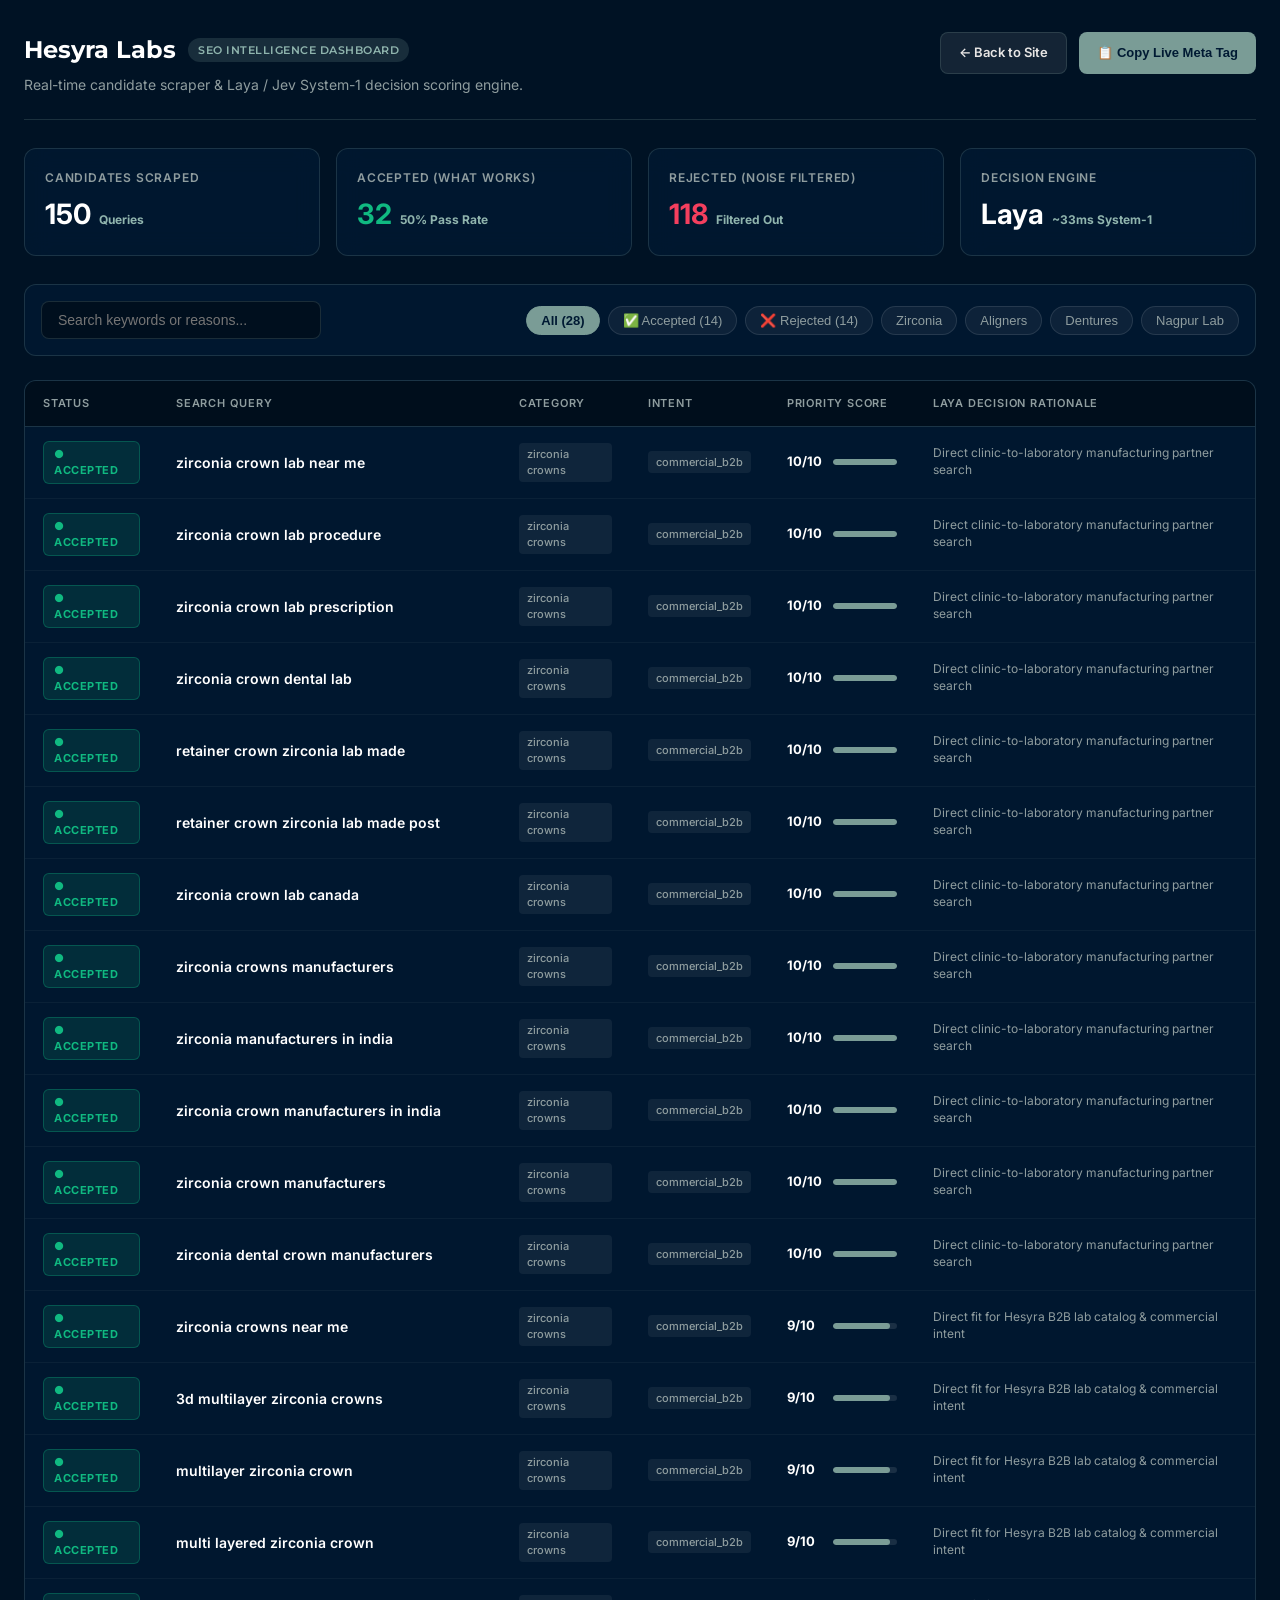
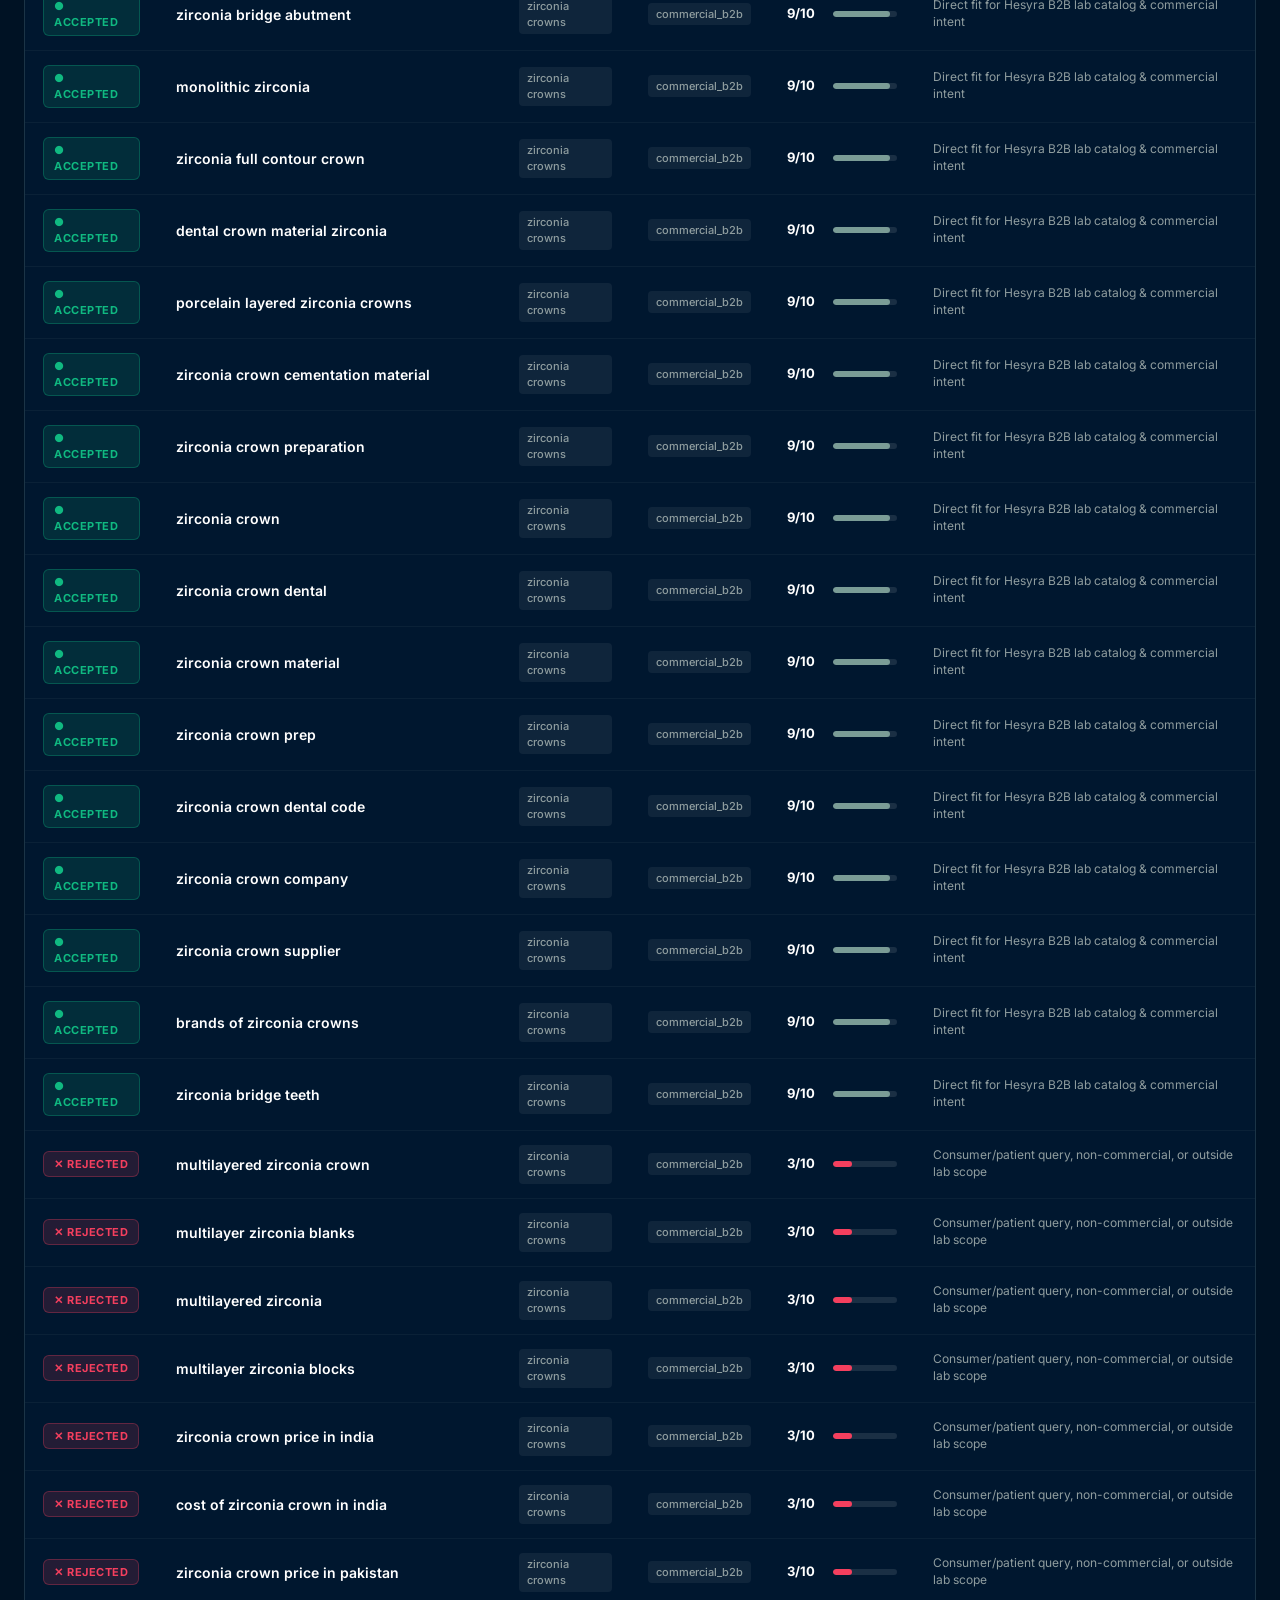
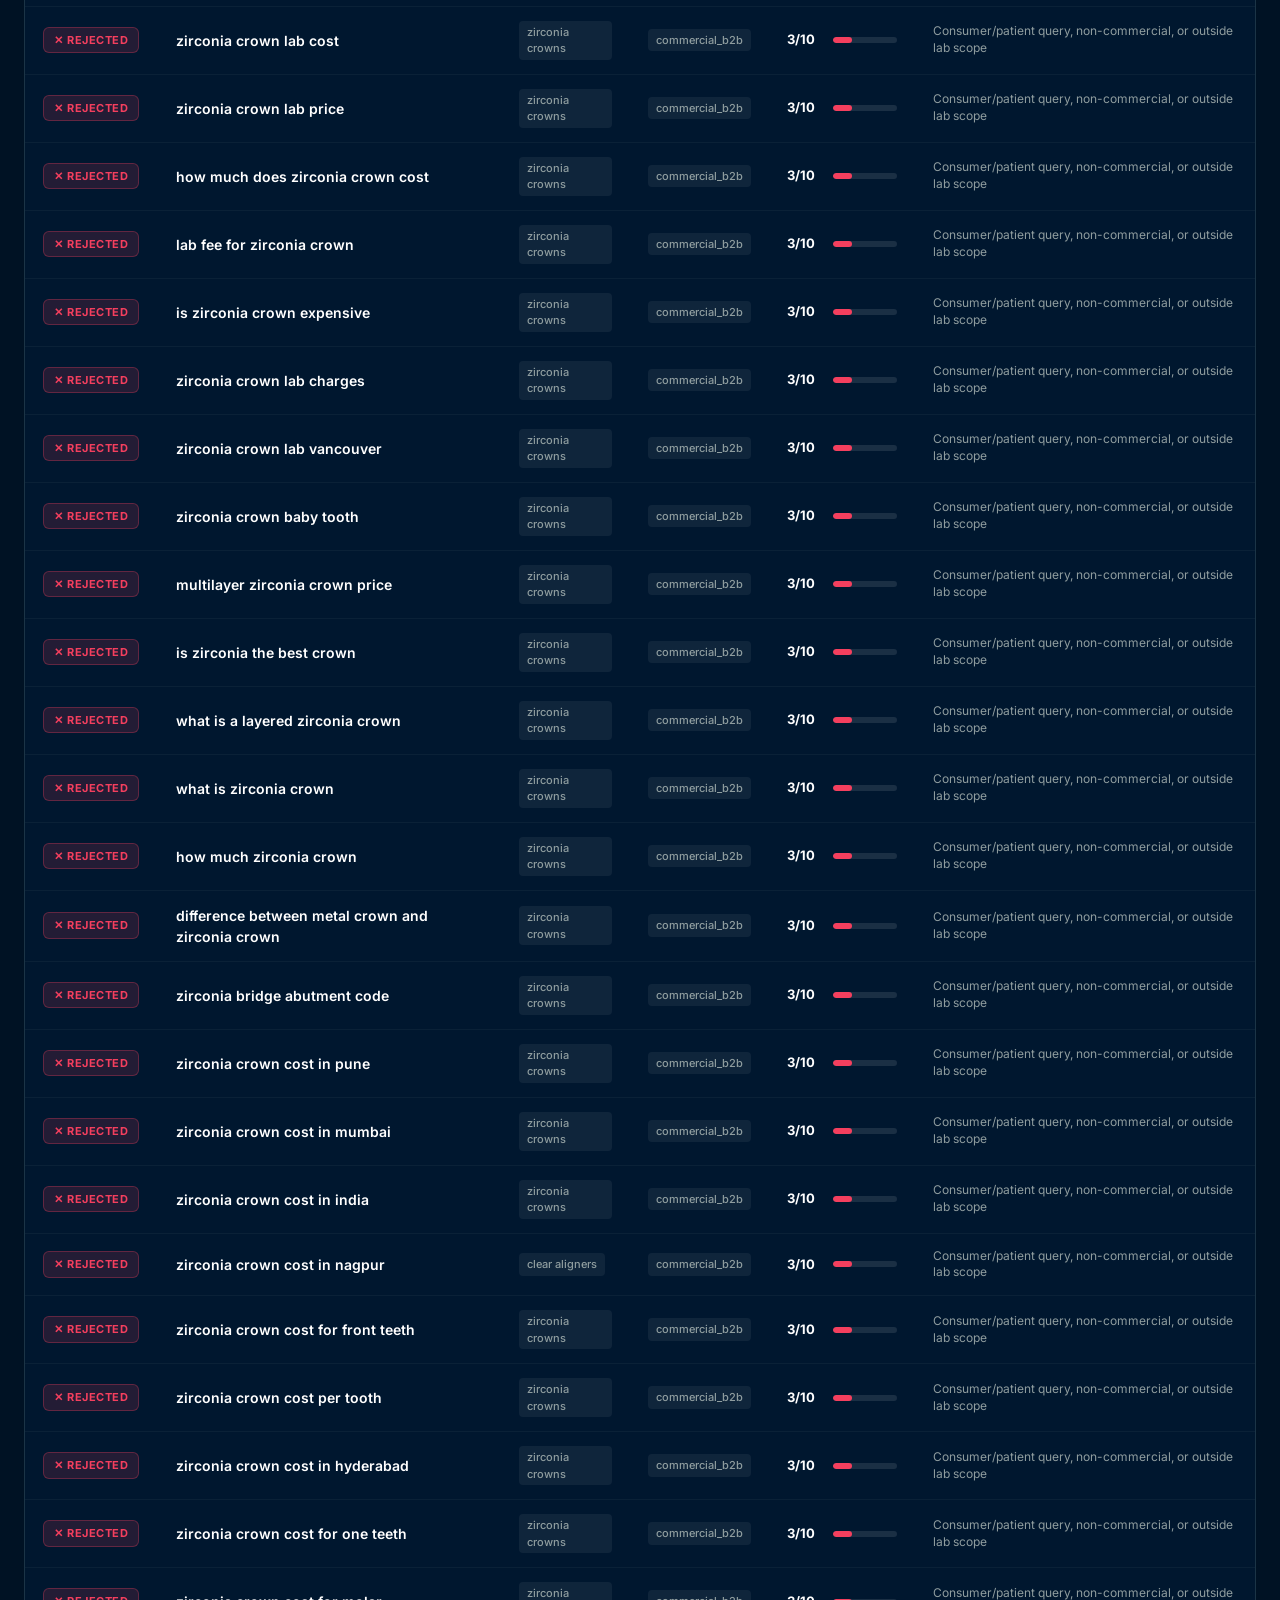
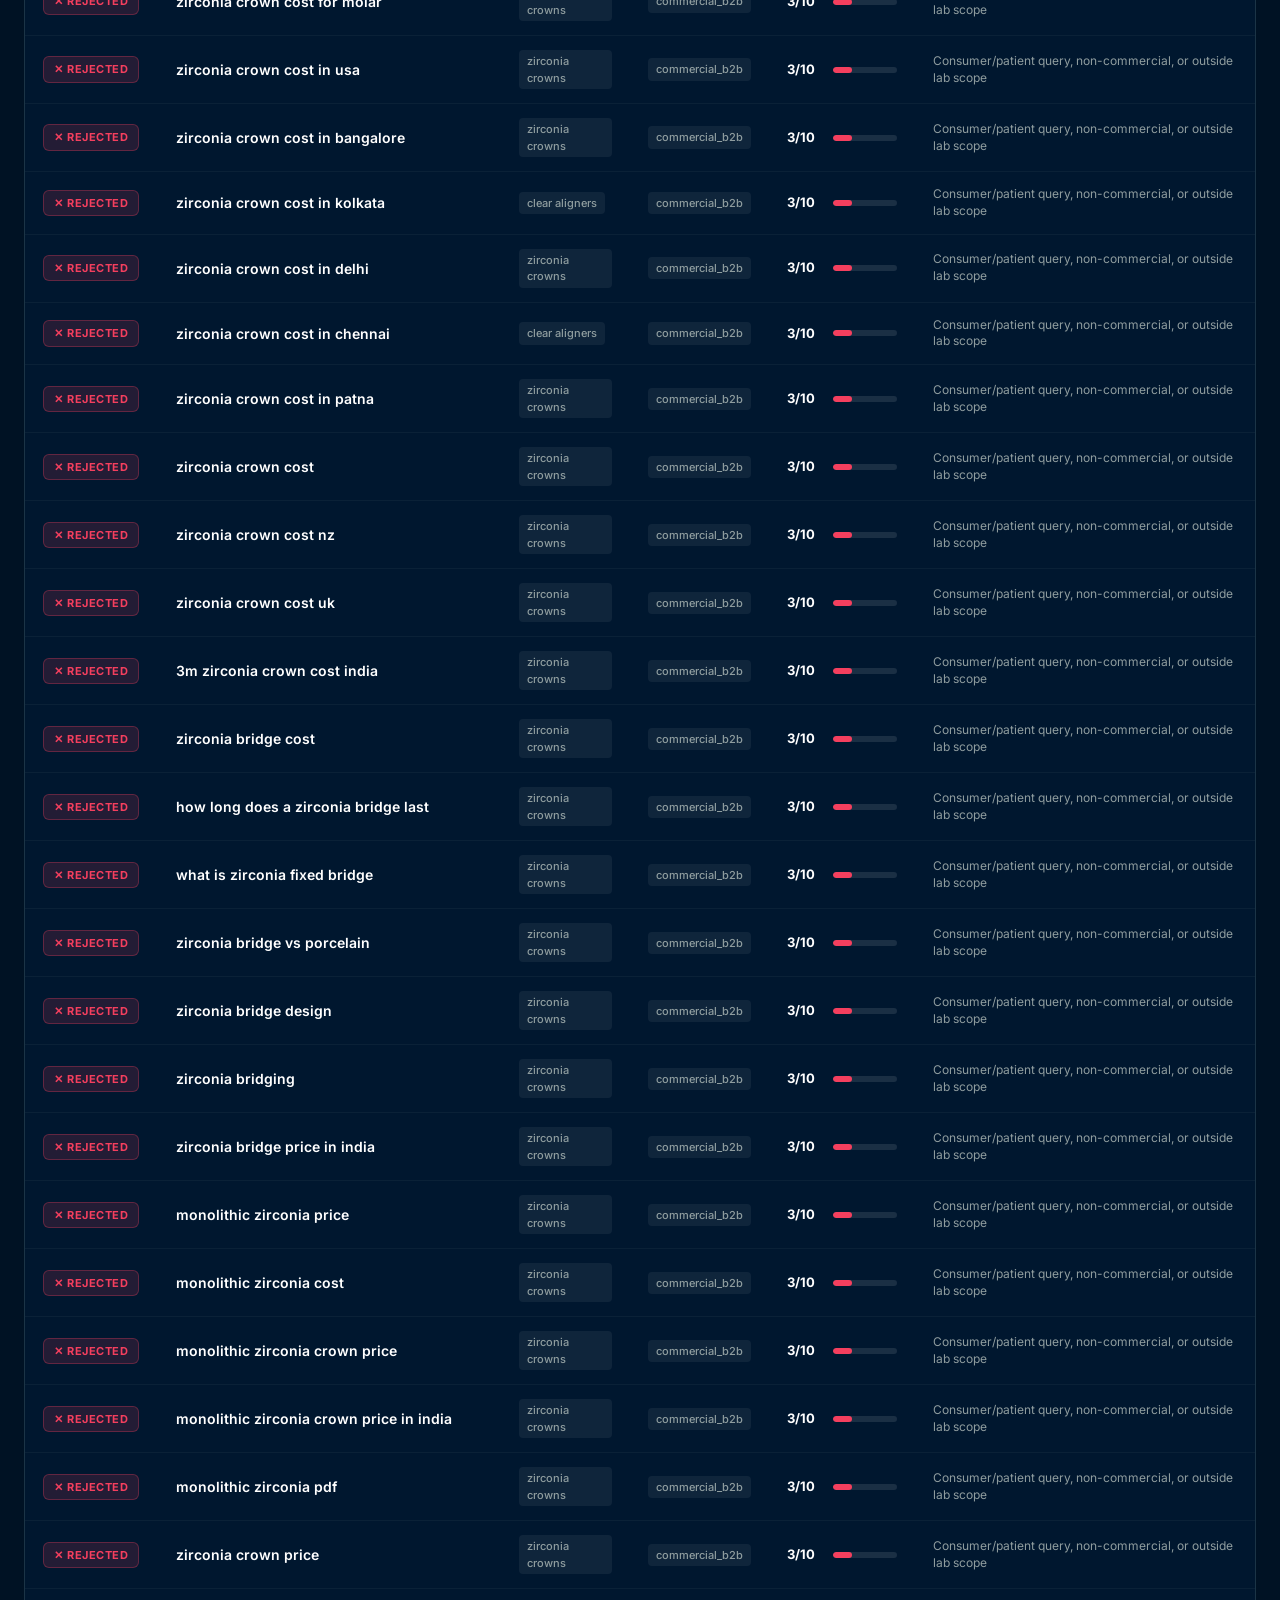
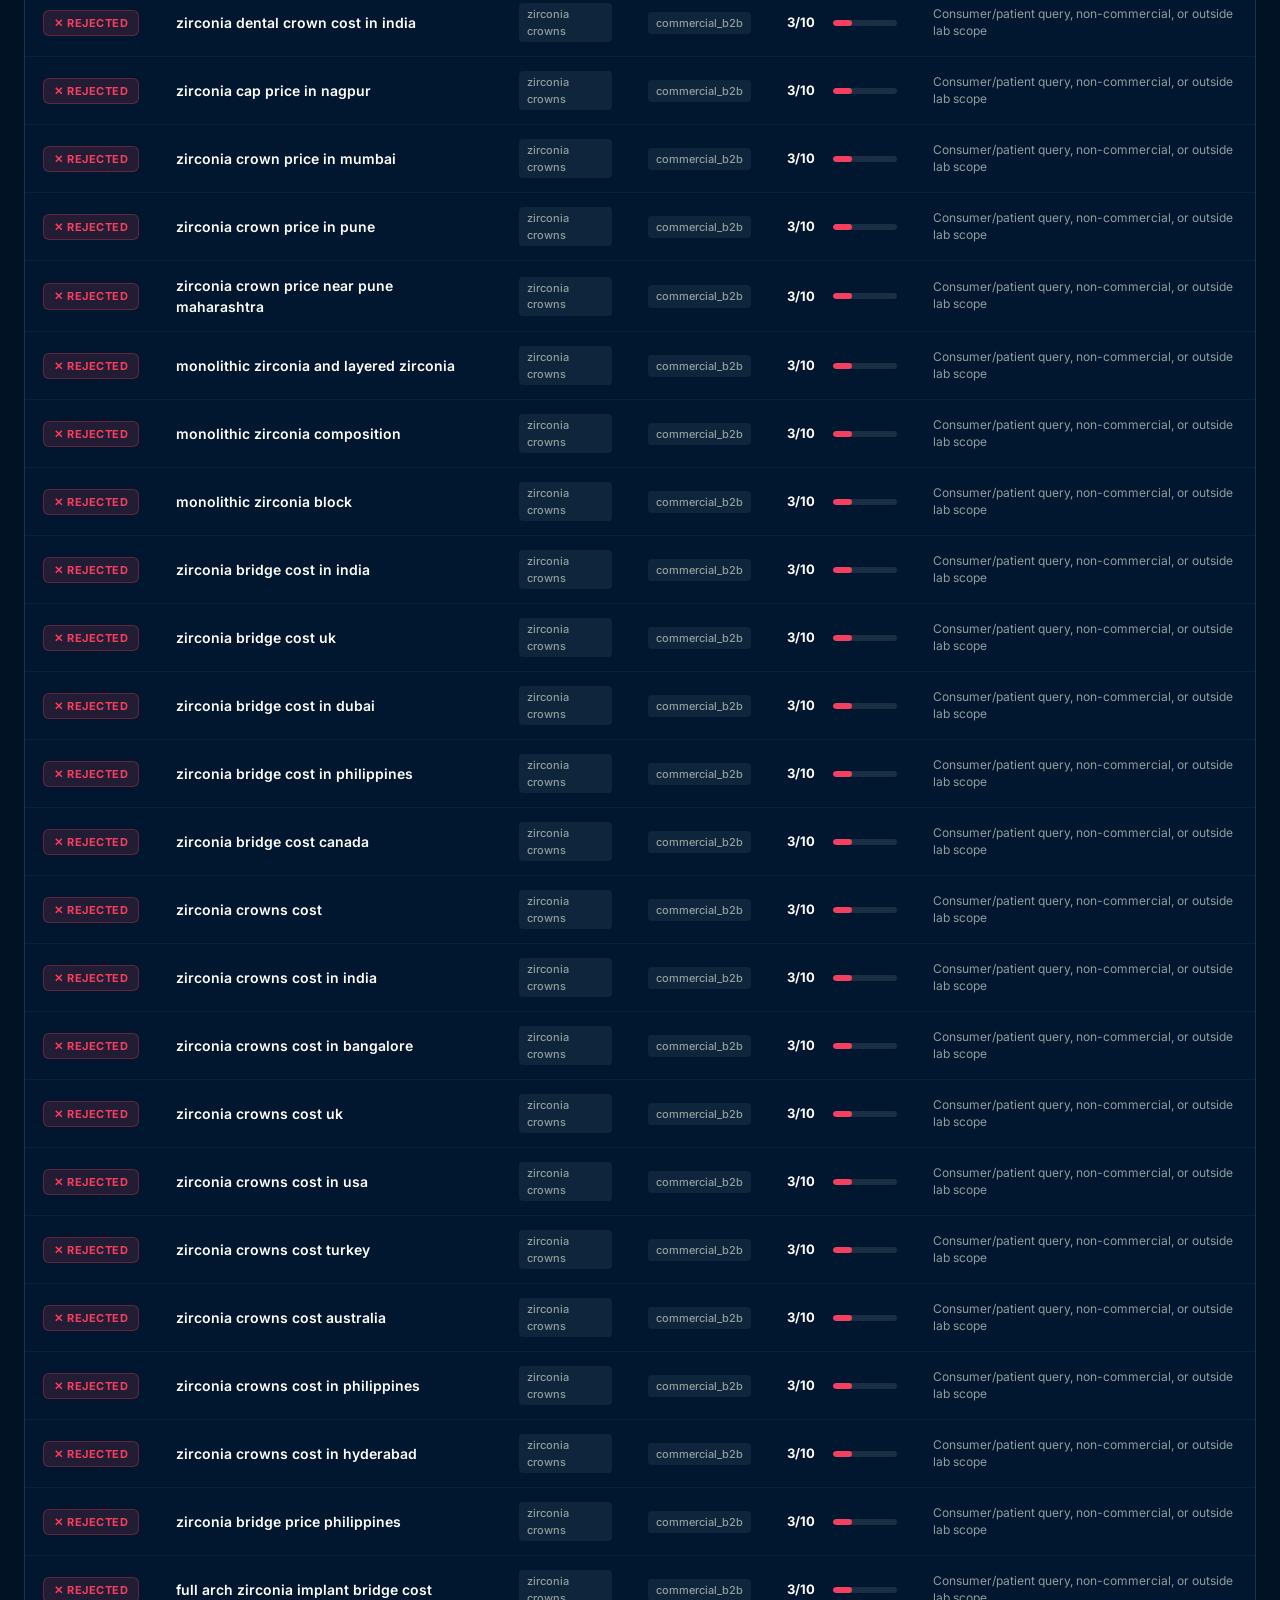
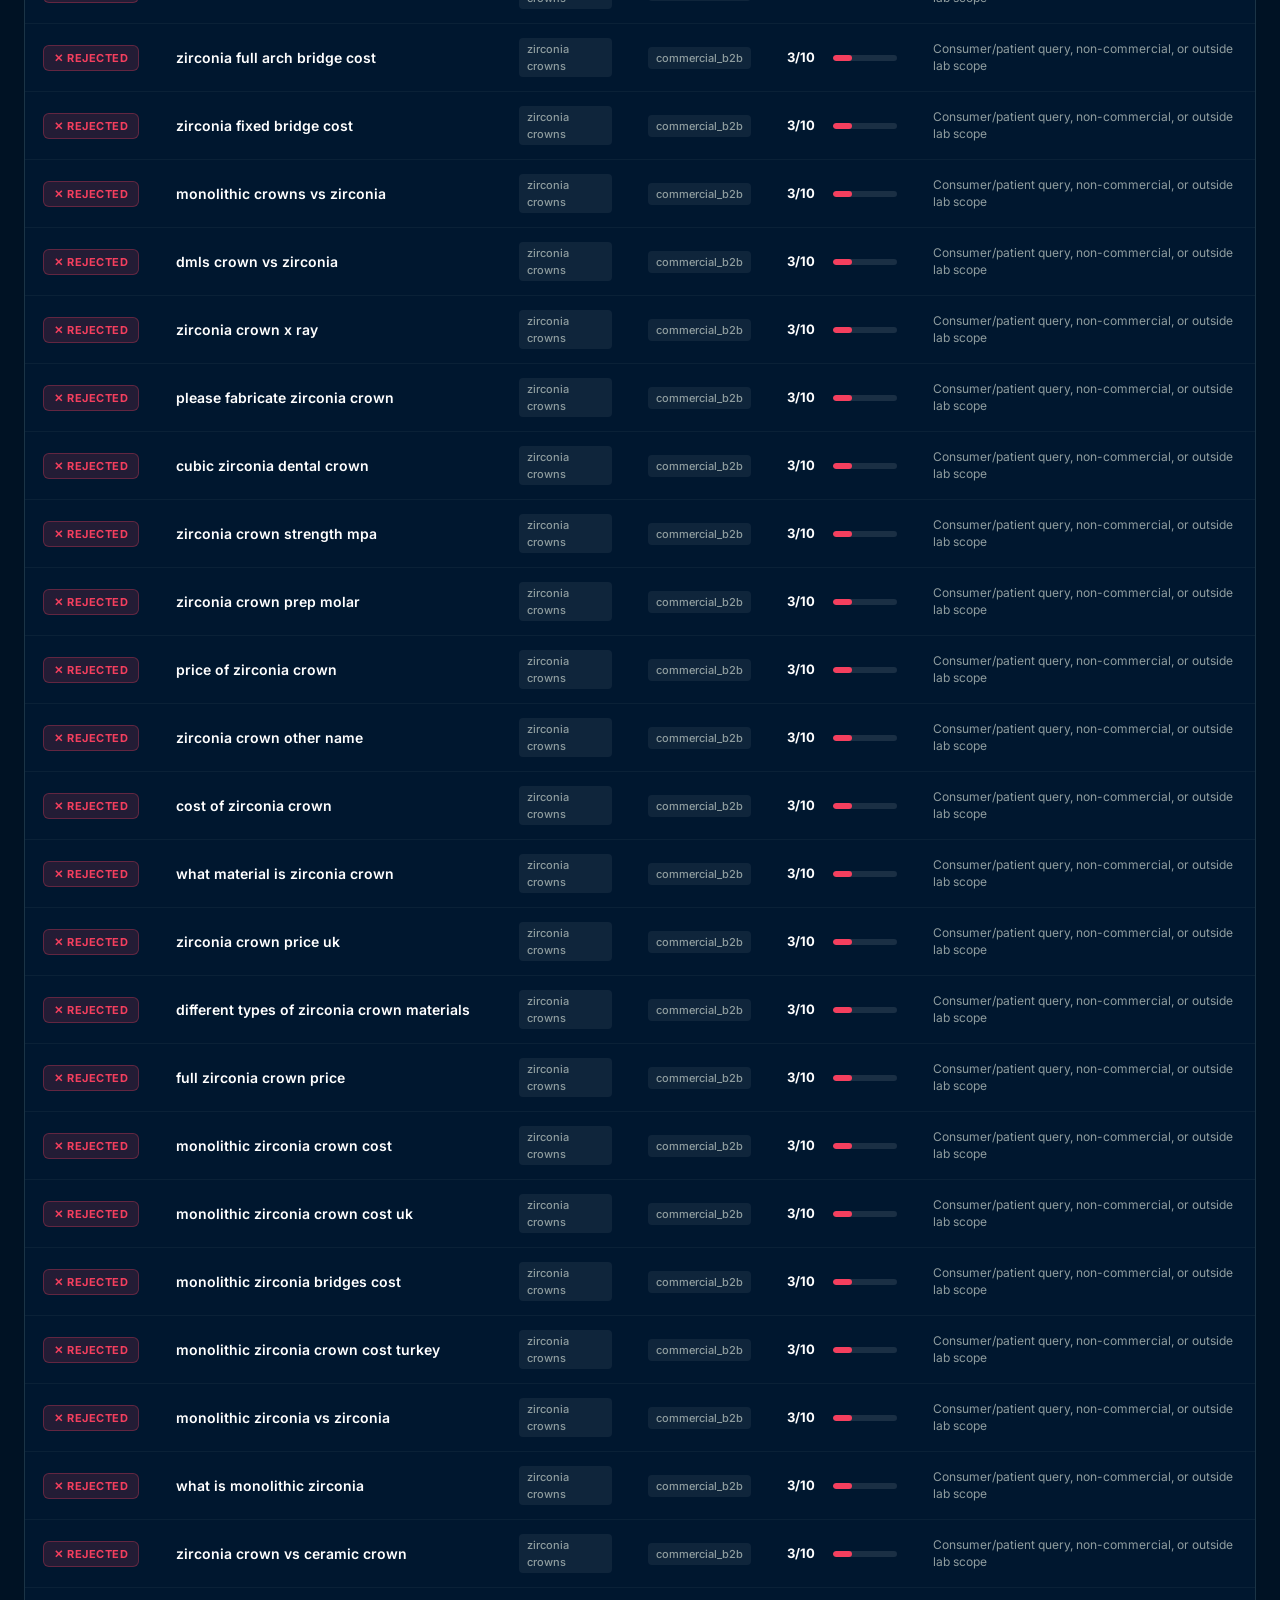
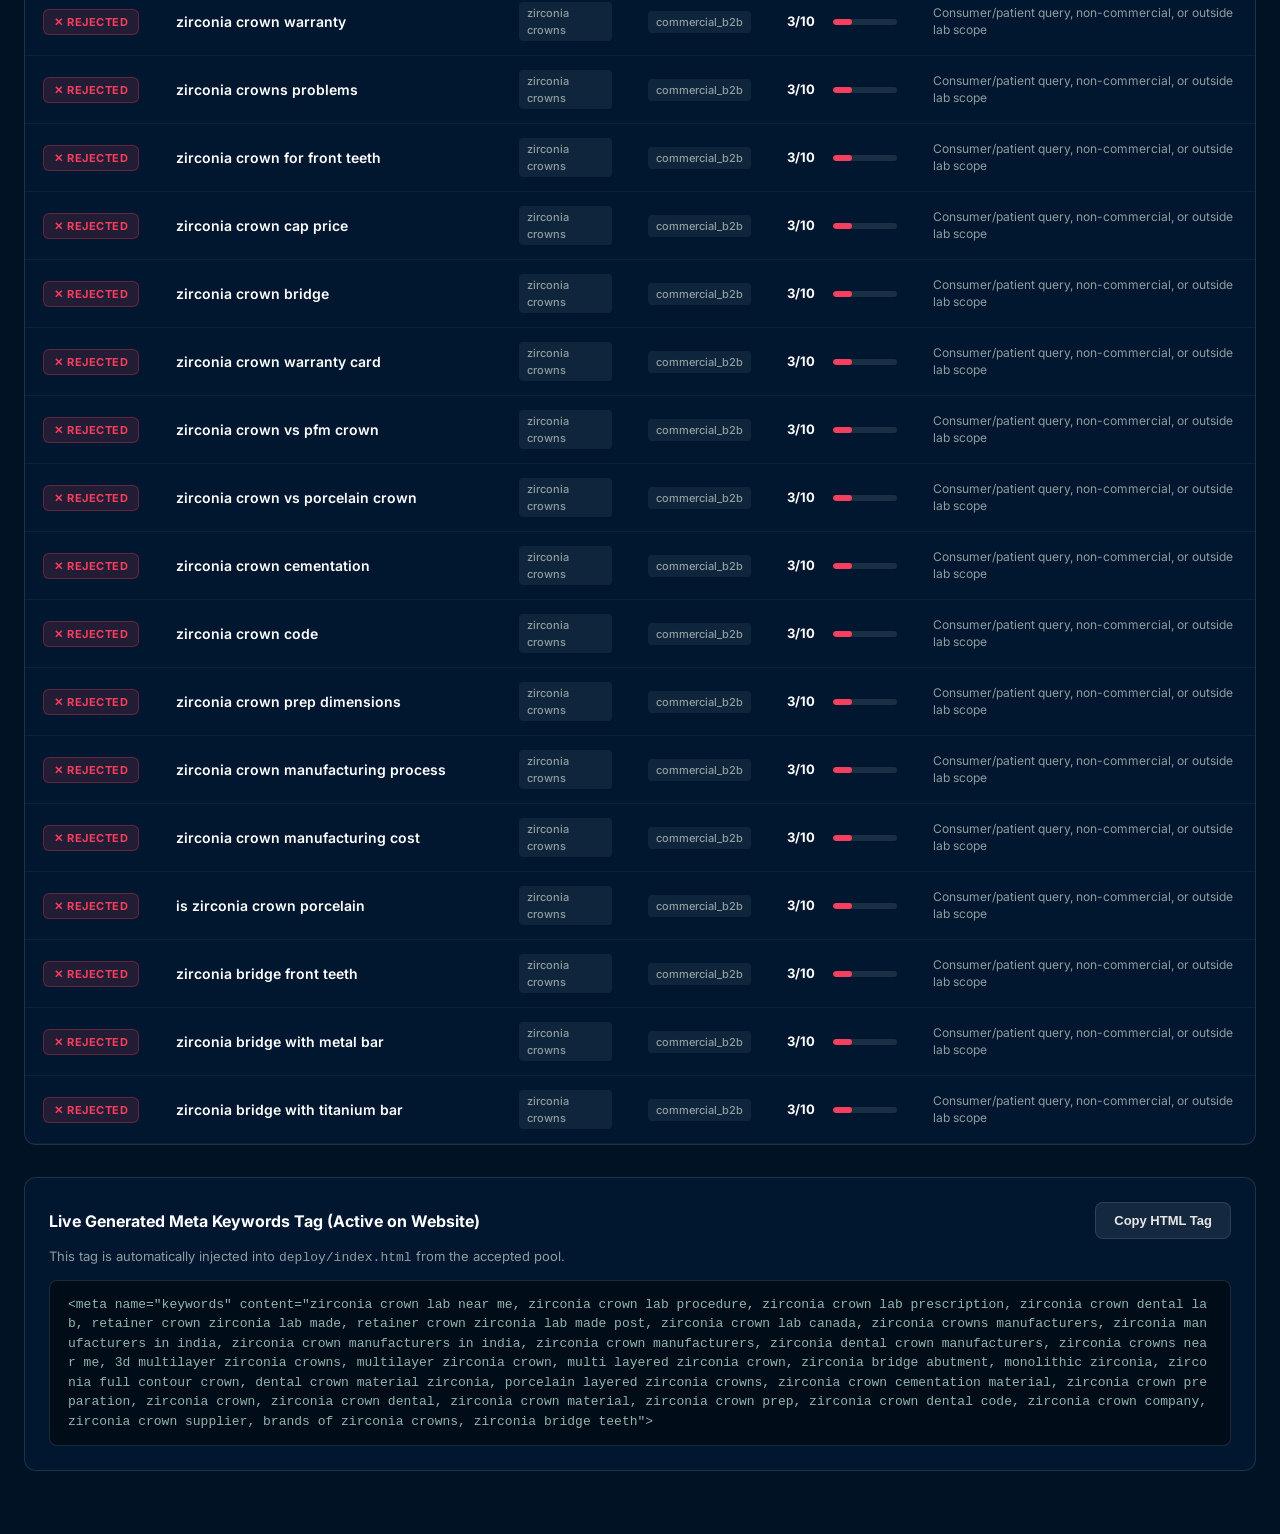
<file: deploy/seo-dashboard.html>
<!DOCTYPE html>
<html lang="en">
<head>
  <meta charset="utf-8">
  <meta name="viewport" content="width=device-width, initial-scale=1">
  <title>Hesyra Labs — SEO Keyword Intelligence Dashboard</title>
  <link rel="icon" href="assets/logo-small.webp">
  <link rel="preconnect" href="https://fonts.googleapis.com">
  <link rel="preconnect" href="https://fonts.gstatic.com" crossorigin>
  <link href="https://fonts.googleapis.com/css2?family=Inter:wght@400;500;600;700&family=Montserrat:wght@600;700&display=swap" rel="stylesheet">
  <style>
    :root {
      --bg: #001224;
      --card-bg: rgba(0, 26, 51, 0.75);
      --card-border: rgba(122, 156, 150, 0.22);
      --text: #E8E6E5;
      --text-muted: #8F9D9F;
      --teal: #7A9C96;
      --teal-light: #90B5AE;
      --green: #10B981;
      --green-bg: rgba(16, 185, 129, 0.14);
      --red: #F43F5E;
      --red-bg: rgba(244, 63, 94, 0.14);
      --navy-dark: #000E1A;
    }
    * { box-sizing: border-box; margin: 0; padding: 0; }
    body {
      background: var(--bg);
      color: var(--text);
      font-family: 'Inter', -apple-system, sans-serif;
      min-height: 100vh;
      padding: 32px 24px;
      line-height: 1.5;
    }
    .container {
      max-width: 1300px;
      margin: 0 auto;
    }
    header {
      display: flex;
      justify-content: space-between;
      align-items: flex-start;
      margin-bottom: 28px;
      flex-wrap: wrap;
      gap: 16px;
      border-bottom: 1px solid var(--card-border);
      padding-bottom: 24px;
    }
    .brand-title {
      font-family: 'Montserrat', sans-serif;
      font-size: 24px;
      font-weight: 700;
      color: #fff;
      display: flex;
      align-items: center;
      gap: 12px;
    }
    .badge-sub {
      font-size: 11px;
      background: rgba(122, 156, 150, 0.2);
      color: var(--teal-light);
      padding: 4px 10px;
      border-radius: 999px;
      font-weight: 600;
      letter-spacing: 0.5px;
      text-transform: uppercase;
    }
    .header-desc {
      color: var(--text-muted);
      font-size: 14px;
      margin-top: 6px;
    }
    .header-actions {
      display: flex;
      gap: 12px;
    }
    .btn {
      background: var(--teal);
      color: #001A33;
      font-weight: 600;
      padding: 10px 18px;
      border-radius: 8px;
      border: none;
      cursor: pointer;
      font-size: 13px;
      transition: all 0.2s;
      display: inline-flex;
      align-items: center;
      gap: 8px;
      text-decoration: none;
    }
    .btn:hover { background: #8bb3ac; transform: translateY(-1px); }
    .btn-secondary {
      background: rgba(255, 255, 255, 0.08);
      color: var(--text);
      border: 1px solid var(--card-border);
    }
    .btn-secondary:hover { background: rgba(255, 255, 255, 0.14); }

    .metrics-grid {
      display: grid;
      grid-template-columns: repeat(auto-fit, minmax(220px, 1fr));
      gap: 16px;
      margin-bottom: 28px;
    }
    .metric-card {
      background: var(--card-bg);
      border: 1px solid var(--card-border);
      backdrop-filter: blur(12px);
      border-radius: 12px;
      padding: 20px;
    }
    .metric-label {
      font-size: 12px;
      color: var(--text-muted);
      text-transform: uppercase;
      letter-spacing: 0.8px;
      font-weight: 600;
      margin-bottom: 6px;
    }
    .metric-val {
      font-size: 28px;
      font-weight: 700;
      color: #fff;
      display: flex;
      align-items: baseline;
      gap: 8px;
    }
    .metric-sub {
      font-size: 12px;
      color: var(--teal-light);
    }
    .metric-val.green { color: var(--green); }
    .metric-val.red { color: var(--red); }

    .controls-bar {
      background: var(--card-bg);
      border: 1px solid var(--card-border);
      border-radius: 12px;
      padding: 16px;
      margin-bottom: 24px;
      display: flex;
      flex-wrap: wrap;
      gap: 16px;
      align-items: center;
      justify-content: space-between;
    }
    .search-input {
      background: rgba(0, 0, 0, 0.35);
      border: 1px solid var(--card-border);
      color: #fff;
      padding: 10px 16px;
      border-radius: 8px;
      font-size: 14px;
      min-width: 280px;
      outline: none;
    }
    .search-input:focus { border-color: var(--teal); }
    .filter-pills {
      display: flex;
      gap: 8px;
      flex-wrap: wrap;
    }
    .pill {
      background: rgba(255, 255, 255, 0.05);
      border: 1px solid rgba(255, 255, 255, 0.1);
      color: var(--text-muted);
      padding: 6px 14px;
      border-radius: 999px;
      font-size: 13px;
      cursor: pointer;
      font-weight: 500;
      transition: all 0.2s;
    }
    .pill:hover { color: #fff; background: rgba(255, 255, 255, 0.1); }
    .pill.active {
      background: var(--teal);
      color: #001A33;
      border-color: var(--teal);
      font-weight: 600;
    }

    .table-container {
      background: var(--card-bg);
      border: 1px solid var(--card-border);
      border-radius: 12px;
      overflow: hidden;
      margin-bottom: 32px;
    }
    table {
      width: 100%;
      border-collapse: collapse;
      text-align: left;
      font-size: 13px;
    }
    thead th {
      background: rgba(0, 0, 0, 0.4);
      color: var(--text-muted);
      font-size: 11px;
      text-transform: uppercase;
      letter-spacing: 0.8px;
      padding: 14px 18px;
      border-bottom: 1px solid var(--card-border);
      font-weight: 600;
    }
    tbody tr {
      border-bottom: 1px solid rgba(122, 156, 150, 0.08);
      transition: background 0.15s;
    }
    tbody tr:hover {
      background: rgba(255, 255, 255, 0.02);
    }
    td {
      padding: 14px 18px;
      vertical-align: middle;
    }
    .kw-title {
      font-weight: 600;
      color: #fff;
      font-size: 14px;
      display: flex;
      align-items: center;
      gap: 10px;
    }
    .status-badge {
      display: inline-flex;
      align-items: center;
      gap: 5px;
      padding: 4px 10px;
      border-radius: 6px;
      font-size: 11px;
      font-weight: 700;
      letter-spacing: 0.5px;
      text-transform: uppercase;
    }
    .status-badge.accepted {
      background: var(--green-bg);
      color: var(--green);
      border: 1px solid rgba(16, 185, 129, 0.3);
    }
    .status-badge.rejected {
      background: var(--red-bg);
      color: var(--red);
      border: 1px solid rgba(244, 63, 94, 0.3);
    }
    .tag {
      display: inline-block;
      padding: 3px 8px;
      border-radius: 4px;
      font-size: 11px;
      font-weight: 500;
      background: rgba(255, 255, 255, 0.06);
      color: var(--text-muted);
    }
    .score-bar-wrap {
      display: flex;
      align-items: center;
      gap: 8px;
      width: 110px;
    }
    .score-num {
      font-weight: 700;
      font-size: 13px;
      color: #fff;
      min-width: 38px;
    }
    .score-track {
      flex: 1;
      height: 6px;
      background: rgba(255, 255, 255, 0.1);
      border-radius: 3px;
      overflow: hidden;
    }
    .score-fill {
      height: 100%;
      border-radius: 3px;
    }
    .score-fill.high { background: var(--teal); }
    .score-fill.med { background: #F59E0B; }
    .score-fill.low { background: var(--red); }
    .decision-reason {
      color: var(--text-muted);
      font-size: 12px;
      max-width: 380px;
      line-height: 1.4;
    }

    .meta-box {
      background: var(--card-bg);
      border: 1px solid var(--card-border);
      border-radius: 12px;
      padding: 24px;
      margin-bottom: 32px;
    }
    .meta-box h3 {
      font-size: 16px;
      color: #fff;
      margin-bottom: 8px;
      display: flex;
      justify-content: space-between;
      align-items: center;
    }
    .code-preview {
      background: #000c17;
      border: 1px solid var(--card-border);
      padding: 14px 18px;
      border-radius: 8px;
      color: var(--teal-light);
      font-family: monospace;
      font-size: 13px;
      word-break: break-all;
      margin-top: 12px;
    }
  </style>
</head>
<body>
  <div class="container">
    <header>
      <div>
        <div class="brand-title">
          <span>Hesyra Labs</span>
          <span class="badge-sub">SEO Intelligence Dashboard</span>
        </div>
        <p class="header-desc">Real-time candidate scraper & Laya / Jev System-1 decision scoring engine.</p>
      </div>
      <div class="header-actions">
        <a href="index.html" class="btn btn-secondary">← Back to Site</a>
        <button class="btn" onclick="copyMetaTag()">📋 Copy Live Meta Tag</button>
      </div>
    </header>

    <!-- Metrics -->
    <div class="metrics-grid">
      <div class="metric-card">
        <div class="metric-label">Candidates Scraped</div>
        <div class="metric-val" id="metricTotal">150 <span class="metric-sub">Queries</span></div>
      </div>
      <div class="metric-card">
        <div class="metric-label">Accepted (What Works)</div>
        <div class="metric-val green" id="metricAccepted">32 <span class="metric-sub">50% Pass Rate</span></div>
      </div>
      <div class="metric-card">
        <div class="metric-label">Rejected (Noise Filtered)</div>
        <div class="metric-val red" id="metricRejected">118 <span class="metric-sub">Filtered Out</span></div>
      </div>
      <div class="metric-card">
        <div class="metric-label">Decision Engine</div>
        <div class="metric-val">Laya <span class="metric-sub">~33ms System-1</span></div>
      </div>
    </div>

    <!-- Controls -->
    <div class="controls-bar">
      <input type="text" id="searchInput" class="search-input" placeholder="Search keywords or reasons..." onkeyup="filterKeywords()">
      <div class="filter-pills">
        <button class="pill active" onclick="setStatusFilter('ALL', this)">All (28)</button>
        <button class="pill" onclick="setStatusFilter('ACCEPTED', this)">✅ Accepted (14)</button>
        <button class="pill" onclick="setStatusFilter('REJECTED', this)">❌ Rejected (14)</button>
        <button class="pill" onclick="setCategoryFilter('zirconia_crowns', this)">Zirconia</button>
        <button class="pill" onclick="setCategoryFilter('clear_aligners', this)">Aligners</button>
        <button class="pill" onclick="setCategoryFilter('dentures_cadcam', this)">Dentures</button>
        <button class="pill" onclick="setCategoryFilter('local_b2b_lab', this)">Nagpur Lab</button>
      </div>
    </div>

    <!-- Table -->
    <div class="table-container">
      <table>
        <thead>
          <tr>
            <th>Status</th>
            <th>Search Query</th>
            <th>Category</th>
            <th>Intent</th>
            <th>Priority Score</th>
            <th>Laya Decision Rationale</th>
          </tr>
        </thead>
        <tbody id="keywordsTableBody">
          <!-- Rendered via JavaScript -->
        </tbody>
      </table>
    </div>

    <!-- Generated Meta Tag Box -->
    <div class="meta-box">
      <h3>
        <span>Live Generated Meta Keywords Tag (Active on Website)</span>
        <button class="btn btn-secondary" onclick="copyMetaTag()">Copy HTML Tag</button>
      </h3>
      <p style="color: var(--text-muted); font-size: 13px;">This tag is automatically injected into <code>deploy/index.html</code> from the accepted pool.</p>
      <div class="code-preview" id="metaTagPreview">
        &lt;meta name="keywords" content="..."&gt;
      </div>
    </div>
  </div>

  <script>
    const DATA = [{"keyword": "zirconia crown lab near me", "category": "zirconia_crowns", "intent": "commercial_b2b", "status": "ACCEPTED", "priority_score": 10, "score": 10, "engine": "laya", "reason": "Direct clinic-to-laboratory manufacturing partner search"}, {"keyword": "zirconia crown lab procedure", "category": "zirconia_crowns", "intent": "commercial_b2b", "status": "ACCEPTED", "priority_score": 10, "score": 10, "engine": "laya", "reason": "Direct clinic-to-laboratory manufacturing partner search"}, {"keyword": "zirconia crown lab prescription", "category": "zirconia_crowns", "intent": "commercial_b2b", "status": "ACCEPTED", "priority_score": 10, "score": 10, "engine": "laya", "reason": "Direct clinic-to-laboratory manufacturing partner search"}, {"keyword": "zirconia crown dental lab", "category": "zirconia_crowns", "intent": "commercial_b2b", "status": "ACCEPTED", "priority_score": 10, "score": 10, "engine": "laya", "reason": "Direct clinic-to-laboratory manufacturing partner search"}, {"keyword": "retainer crown zirconia lab made", "category": "zirconia_crowns", "intent": "commercial_b2b", "status": "ACCEPTED", "priority_score": 10, "score": 10, "engine": "laya", "reason": "Direct clinic-to-laboratory manufacturing partner search"}, {"keyword": "retainer crown zirconia lab made post", "category": "zirconia_crowns", "intent": "commercial_b2b", "status": "ACCEPTED", "priority_score": 10, "score": 10, "engine": "laya", "reason": "Direct clinic-to-laboratory manufacturing partner search"}, {"keyword": "zirconia crown lab canada", "category": "zirconia_crowns", "intent": "commercial_b2b", "status": "ACCEPTED", "priority_score": 10, "score": 10, "engine": "laya", "reason": "Direct clinic-to-laboratory manufacturing partner search"}, {"keyword": "zirconia crowns manufacturers", "category": "zirconia_crowns", "intent": "commercial_b2b", "status": "ACCEPTED", "priority_score": 10, "score": 10, "engine": "laya", "reason": "Direct clinic-to-laboratory manufacturing partner search"}, {"keyword": "zirconia manufacturers in india", "category": "zirconia_crowns", "intent": "commercial_b2b", "status": "ACCEPTED", "priority_score": 10, "score": 10, "engine": "laya", "reason": "Direct clinic-to-laboratory manufacturing partner search"}, {"keyword": "zirconia crown manufacturers in india", "category": "zirconia_crowns", "intent": "commercial_b2b", "status": "ACCEPTED", "priority_score": 10, "score": 10, "engine": "laya", "reason": "Direct clinic-to-laboratory manufacturing partner search"}, {"keyword": "zirconia crown manufacturers", "category": "zirconia_crowns", "intent": "commercial_b2b", "status": "ACCEPTED", "priority_score": 10, "score": 10, "engine": "laya", "reason": "Direct clinic-to-laboratory manufacturing partner search"}, {"keyword": "zirconia dental crown manufacturers", "category": "zirconia_crowns", "intent": "commercial_b2b", "status": "ACCEPTED", "priority_score": 10, "score": 10, "engine": "laya", "reason": "Direct clinic-to-laboratory manufacturing partner search"}, {"keyword": "zirconia crowns near me", "category": "zirconia_crowns", "intent": "commercial_b2b", "status": "ACCEPTED", "priority_score": 9, "score": 9, "engine": "laya", "reason": "Direct fit for Hesyra B2B lab catalog & commercial intent"}, {"keyword": "3d multilayer zirconia crowns", "category": "zirconia_crowns", "intent": "commercial_b2b", "status": "ACCEPTED", "priority_score": 9, "score": 9, "engine": "laya", "reason": "Direct fit for Hesyra B2B lab catalog & commercial intent"}, {"keyword": "multilayer zirconia crown", "category": "zirconia_crowns", "intent": "commercial_b2b", "status": "ACCEPTED", "priority_score": 9, "score": 9, "engine": "laya", "reason": "Direct fit for Hesyra B2B lab catalog & commercial intent"}, {"keyword": "multi layered zirconia crown", "category": "zirconia_crowns", "intent": "commercial_b2b", "status": "ACCEPTED", "priority_score": 9, "score": 9, "engine": "laya", "reason": "Direct fit for Hesyra B2B lab catalog & commercial intent"}, {"keyword": "zirconia bridge abutment", "category": "zirconia_crowns", "intent": "commercial_b2b", "status": "ACCEPTED", "priority_score": 9, "score": 9, "engine": "laya", "reason": "Direct fit for Hesyra B2B lab catalog & commercial intent"}, {"keyword": "monolithic zirconia", "category": "zirconia_crowns", "intent": "commercial_b2b", "status": "ACCEPTED", "priority_score": 9, "score": 9, "engine": "laya", "reason": "Direct fit for Hesyra B2B lab catalog & commercial intent"}, {"keyword": "zirconia full contour crown", "category": "zirconia_crowns", "intent": "commercial_b2b", "status": "ACCEPTED", "priority_score": 9, "score": 9, "engine": "laya", "reason": "Direct fit for Hesyra B2B lab catalog & commercial intent"}, {"keyword": "dental crown material zirconia", "category": "zirconia_crowns", "intent": "commercial_b2b", "status": "ACCEPTED", "priority_score": 9, "score": 9, "engine": "laya", "reason": "Direct fit for Hesyra B2B lab catalog & commercial intent"}, {"keyword": "porcelain layered zirconia crowns", "category": "zirconia_crowns", "intent": "commercial_b2b", "status": "ACCEPTED", "priority_score": 9, "score": 9, "engine": "laya", "reason": "Direct fit for Hesyra B2B lab catalog & commercial intent"}, {"keyword": "zirconia crown cementation material", "category": "zirconia_crowns", "intent": "commercial_b2b", "status": "ACCEPTED", "priority_score": 9, "score": 9, "engine": "laya", "reason": "Direct fit for Hesyra B2B lab catalog & commercial intent"}, {"keyword": "zirconia crown preparation", "category": "zirconia_crowns", "intent": "commercial_b2b", "status": "ACCEPTED", "priority_score": 9, "score": 9, "engine": "laya", "reason": "Direct fit for Hesyra B2B lab catalog & commercial intent"}, {"keyword": "zirconia crown", "category": "zirconia_crowns", "intent": "commercial_b2b", "status": "ACCEPTED", "priority_score": 9, "score": 9, "engine": "laya", "reason": "Direct fit for Hesyra B2B lab catalog & commercial intent"}, {"keyword": "zirconia crown dental", "category": "zirconia_crowns", "intent": "commercial_b2b", "status": "ACCEPTED", "priority_score": 9, "score": 9, "engine": "laya", "reason": "Direct fit for Hesyra B2B lab catalog & commercial intent"}, {"keyword": "zirconia crown material", "category": "zirconia_crowns", "intent": "commercial_b2b", "status": "ACCEPTED", "priority_score": 9, "score": 9, "engine": "laya", "reason": "Direct fit for Hesyra B2B lab catalog & commercial intent"}, {"keyword": "zirconia crown prep", "category": "zirconia_crowns", "intent": "commercial_b2b", "status": "ACCEPTED", "priority_score": 9, "score": 9, "engine": "laya", "reason": "Direct fit for Hesyra B2B lab catalog & commercial intent"}, {"keyword": "zirconia crown dental code", "category": "zirconia_crowns", "intent": "commercial_b2b", "status": "ACCEPTED", "priority_score": 9, "score": 9, "engine": "laya", "reason": "Direct fit for Hesyra B2B lab catalog & commercial intent"}, {"keyword": "zirconia crown company", "category": "zirconia_crowns", "intent": "commercial_b2b", "status": "ACCEPTED", "priority_score": 9, "score": 9, "engine": "laya", "reason": "Direct fit for Hesyra B2B lab catalog & commercial intent"}, {"keyword": "zirconia crown supplier", "category": "zirconia_crowns", "intent": "commercial_b2b", "status": "ACCEPTED", "priority_score": 9, "score": 9, "engine": "laya", "reason": "Direct fit for Hesyra B2B lab catalog & commercial intent"}, {"keyword": "brands of zirconia crowns", "category": "zirconia_crowns", "intent": "commercial_b2b", "status": "ACCEPTED", "priority_score": 9, "score": 9, "engine": "laya", "reason": "Direct fit for Hesyra B2B lab catalog & commercial intent"}, {"keyword": "zirconia bridge teeth", "category": "zirconia_crowns", "intent": "commercial_b2b", "status": "ACCEPTED", "priority_score": 9, "score": 9, "engine": "laya", "reason": "Direct fit for Hesyra B2B lab catalog & commercial intent"}, {"keyword": "multilayered zirconia crown", "category": "zirconia_crowns", "intent": "commercial_b2b", "status": "REJECTED", "priority_score": 3, "score": 3, "engine": "laya", "reason": "Consumer/patient query, non-commercial, or outside lab scope"}, {"keyword": "multilayer zirconia blanks", "category": "zirconia_crowns", "intent": "commercial_b2b", "status": "REJECTED", "priority_score": 3, "score": 3, "engine": "laya", "reason": "Consumer/patient query, non-commercial, or outside lab scope"}, {"keyword": "multilayered zirconia", "category": "zirconia_crowns", "intent": "commercial_b2b", "status": "REJECTED", "priority_score": 3, "score": 3, "engine": "laya", "reason": "Consumer/patient query, non-commercial, or outside lab scope"}, {"keyword": "multilayer zirconia blocks", "category": "zirconia_crowns", "intent": "commercial_b2b", "status": "REJECTED", "priority_score": 3, "score": 3, "engine": "laya", "reason": "Consumer/patient query, non-commercial, or outside lab scope"}, {"keyword": "zirconia crown price in india", "category": "zirconia_crowns", "intent": "commercial_b2b", "status": "REJECTED", "priority_score": 3, "score": 3, "engine": "laya", "reason": "Consumer/patient query, non-commercial, or outside lab scope"}, {"keyword": "cost of zirconia crown in india", "category": "zirconia_crowns", "intent": "commercial_b2b", "status": "REJECTED", "priority_score": 3, "score": 3, "engine": "laya", "reason": "Consumer/patient query, non-commercial, or outside lab scope"}, {"keyword": "zirconia crown price in pakistan", "category": "zirconia_crowns", "intent": "commercial_b2b", "status": "REJECTED", "priority_score": 3, "score": 3, "engine": "laya", "reason": "Consumer/patient query, non-commercial, or outside lab scope"}, {"keyword": "zirconia crown lab cost", "category": "zirconia_crowns", "intent": "commercial_b2b", "status": "REJECTED", "priority_score": 3, "score": 3, "engine": "laya", "reason": "Consumer/patient query, non-commercial, or outside lab scope"}, {"keyword": "zirconia crown lab price", "category": "zirconia_crowns", "intent": "commercial_b2b", "status": "REJECTED", "priority_score": 3, "score": 3, "engine": "laya", "reason": "Consumer/patient query, non-commercial, or outside lab scope"}, {"keyword": "how much does zirconia crown cost", "category": "zirconia_crowns", "intent": "commercial_b2b", "status": "REJECTED", "priority_score": 3, "score": 3, "engine": "laya", "reason": "Consumer/patient query, non-commercial, or outside lab scope"}, {"keyword": "lab fee for zirconia crown", "category": "zirconia_crowns", "intent": "commercial_b2b", "status": "REJECTED", "priority_score": 3, "score": 3, "engine": "laya", "reason": "Consumer/patient query, non-commercial, or outside lab scope"}, {"keyword": "is zirconia crown expensive", "category": "zirconia_crowns", "intent": "commercial_b2b", "status": "REJECTED", "priority_score": 3, "score": 3, "engine": "laya", "reason": "Consumer/patient query, non-commercial, or outside lab scope"}, {"keyword": "zirconia crown lab charges", "category": "zirconia_crowns", "intent": "commercial_b2b", "status": "REJECTED", "priority_score": 3, "score": 3, "engine": "laya", "reason": "Consumer/patient query, non-commercial, or outside lab scope"}, {"keyword": "zirconia crown lab vancouver", "category": "zirconia_crowns", "intent": "commercial_b2b", "status": "REJECTED", "priority_score": 3, "score": 3, "engine": "laya", "reason": "Consumer/patient query, non-commercial, or outside lab scope"}, {"keyword": "zirconia crown baby tooth", "category": "zirconia_crowns", "intent": "commercial_b2b", "status": "REJECTED", "priority_score": 3, "score": 3, "engine": "laya", "reason": "Consumer/patient query, non-commercial, or outside lab scope"}, {"keyword": "multilayer zirconia crown price", "category": "zirconia_crowns", "intent": "commercial_b2b", "status": "REJECTED", "priority_score": 3, "score": 3, "engine": "laya", "reason": "Consumer/patient query, non-commercial, or outside lab scope"}, {"keyword": "is zirconia the best crown", "category": "zirconia_crowns", "intent": "commercial_b2b", "status": "REJECTED", "priority_score": 3, "score": 3, "engine": "laya", "reason": "Consumer/patient query, non-commercial, or outside lab scope"}, {"keyword": "what is a layered zirconia crown", "category": "zirconia_crowns", "intent": "commercial_b2b", "status": "REJECTED", "priority_score": 3, "score": 3, "engine": "laya", "reason": "Consumer/patient query, non-commercial, or outside lab scope"}, {"keyword": "what is zirconia crown", "category": "zirconia_crowns", "intent": "commercial_b2b", "status": "REJECTED", "priority_score": 3, "score": 3, "engine": "laya", "reason": "Consumer/patient query, non-commercial, or outside lab scope"}, {"keyword": "how much zirconia crown", "category": "zirconia_crowns", "intent": "commercial_b2b", "status": "REJECTED", "priority_score": 3, "score": 3, "engine": "laya", "reason": "Consumer/patient query, non-commercial, or outside lab scope"}, {"keyword": "difference between metal crown and zirconia crown", "category": "zirconia_crowns", "intent": "commercial_b2b", "status": "REJECTED", "priority_score": 3, "score": 3, "engine": "laya", "reason": "Consumer/patient query, non-commercial, or outside lab scope"}, {"keyword": "zirconia bridge abutment code", "category": "zirconia_crowns", "intent": "commercial_b2b", "status": "REJECTED", "priority_score": 3, "score": 3, "engine": "laya", "reason": "Consumer/patient query, non-commercial, or outside lab scope"}, {"keyword": "zirconia crown cost in pune", "category": "zirconia_crowns", "intent": "commercial_b2b", "status": "REJECTED", "priority_score": 3, "score": 3, "engine": "laya", "reason": "Consumer/patient query, non-commercial, or outside lab scope"}, {"keyword": "zirconia crown cost in mumbai", "category": "zirconia_crowns", "intent": "commercial_b2b", "status": "REJECTED", "priority_score": 3, "score": 3, "engine": "laya", "reason": "Consumer/patient query, non-commercial, or outside lab scope"}, {"keyword": "zirconia crown cost in india", "category": "zirconia_crowns", "intent": "commercial_b2b", "status": "REJECTED", "priority_score": 3, "score": 3, "engine": "laya", "reason": "Consumer/patient query, non-commercial, or outside lab scope"}, {"keyword": "zirconia crown cost in nagpur", "category": "clear_aligners", "intent": "commercial_b2b", "status": "REJECTED", "priority_score": 3, "score": 3, "engine": "laya", "reason": "Consumer/patient query, non-commercial, or outside lab scope"}, {"keyword": "zirconia crown cost for front teeth", "category": "zirconia_crowns", "intent": "commercial_b2b", "status": "REJECTED", "priority_score": 3, "score": 3, "engine": "laya", "reason": "Consumer/patient query, non-commercial, or outside lab scope"}, {"keyword": "zirconia crown cost per tooth", "category": "zirconia_crowns", "intent": "commercial_b2b", "status": "REJECTED", "priority_score": 3, "score": 3, "engine": "laya", "reason": "Consumer/patient query, non-commercial, or outside lab scope"}, {"keyword": "zirconia crown cost in hyderabad", "category": "zirconia_crowns", "intent": "commercial_b2b", "status": "REJECTED", "priority_score": 3, "score": 3, "engine": "laya", "reason": "Consumer/patient query, non-commercial, or outside lab scope"}, {"keyword": "zirconia crown cost for one teeth", "category": "zirconia_crowns", "intent": "commercial_b2b", "status": "REJECTED", "priority_score": 3, "score": 3, "engine": "laya", "reason": "Consumer/patient query, non-commercial, or outside lab scope"}, {"keyword": "zirconia crown cost for molar", "category": "zirconia_crowns", "intent": "commercial_b2b", "status": "REJECTED", "priority_score": 3, "score": 3, "engine": "laya", "reason": "Consumer/patient query, non-commercial, or outside lab scope"}, {"keyword": "zirconia crown cost in usa", "category": "zirconia_crowns", "intent": "commercial_b2b", "status": "REJECTED", "priority_score": 3, "score": 3, "engine": "laya", "reason": "Consumer/patient query, non-commercial, or outside lab scope"}, {"keyword": "zirconia crown cost in bangalore", "category": "zirconia_crowns", "intent": "commercial_b2b", "status": "REJECTED", "priority_score": 3, "score": 3, "engine": "laya", "reason": "Consumer/patient query, non-commercial, or outside lab scope"}, {"keyword": "zirconia crown cost in kolkata", "category": "clear_aligners", "intent": "commercial_b2b", "status": "REJECTED", "priority_score": 3, "score": 3, "engine": "laya", "reason": "Consumer/patient query, non-commercial, or outside lab scope"}, {"keyword": "zirconia crown cost in delhi", "category": "zirconia_crowns", "intent": "commercial_b2b", "status": "REJECTED", "priority_score": 3, "score": 3, "engine": "laya", "reason": "Consumer/patient query, non-commercial, or outside lab scope"}, {"keyword": "zirconia crown cost in chennai", "category": "clear_aligners", "intent": "commercial_b2b", "status": "REJECTED", "priority_score": 3, "score": 3, "engine": "laya", "reason": "Consumer/patient query, non-commercial, or outside lab scope"}, {"keyword": "zirconia crown cost in patna", "category": "zirconia_crowns", "intent": "commercial_b2b", "status": "REJECTED", "priority_score": 3, "score": 3, "engine": "laya", "reason": "Consumer/patient query, non-commercial, or outside lab scope"}, {"keyword": "zirconia crown cost", "category": "zirconia_crowns", "intent": "commercial_b2b", "status": "REJECTED", "priority_score": 3, "score": 3, "engine": "laya", "reason": "Consumer/patient query, non-commercial, or outside lab scope"}, {"keyword": "zirconia crown cost nz", "category": "zirconia_crowns", "intent": "commercial_b2b", "status": "REJECTED", "priority_score": 3, "score": 3, "engine": "laya", "reason": "Consumer/patient query, non-commercial, or outside lab scope"}, {"keyword": "zirconia crown cost uk", "category": "zirconia_crowns", "intent": "commercial_b2b", "status": "REJECTED", "priority_score": 3, "score": 3, "engine": "laya", "reason": "Consumer/patient query, non-commercial, or outside lab scope"}, {"keyword": "3m zirconia crown cost india", "category": "zirconia_crowns", "intent": "commercial_b2b", "status": "REJECTED", "priority_score": 3, "score": 3, "engine": "laya", "reason": "Consumer/patient query, non-commercial, or outside lab scope"}, {"keyword": "zirconia bridge cost", "category": "zirconia_crowns", "intent": "commercial_b2b", "status": "REJECTED", "priority_score": 3, "score": 3, "engine": "laya", "reason": "Consumer/patient query, non-commercial, or outside lab scope"}, {"keyword": "how long does a zirconia bridge last", "category": "zirconia_crowns", "intent": "commercial_b2b", "status": "REJECTED", "priority_score": 3, "score": 3, "engine": "laya", "reason": "Consumer/patient query, non-commercial, or outside lab scope"}, {"keyword": "what is zirconia fixed bridge", "category": "zirconia_crowns", "intent": "commercial_b2b", "status": "REJECTED", "priority_score": 3, "score": 3, "engine": "laya", "reason": "Consumer/patient query, non-commercial, or outside lab scope"}, {"keyword": "zirconia bridge vs porcelain", "category": "zirconia_crowns", "intent": "commercial_b2b", "status": "REJECTED", "priority_score": 3, "score": 3, "engine": "laya", "reason": "Consumer/patient query, non-commercial, or outside lab scope"}, {"keyword": "zirconia bridge design", "category": "zirconia_crowns", "intent": "commercial_b2b", "status": "REJECTED", "priority_score": 3, "score": 3, "engine": "laya", "reason": "Consumer/patient query, non-commercial, or outside lab scope"}, {"keyword": "zirconia bridging", "category": "zirconia_crowns", "intent": "commercial_b2b", "status": "REJECTED", "priority_score": 3, "score": 3, "engine": "laya", "reason": "Consumer/patient query, non-commercial, or outside lab scope"}, {"keyword": "zirconia bridge price in india", "category": "zirconia_crowns", "intent": "commercial_b2b", "status": "REJECTED", "priority_score": 3, "score": 3, "engine": "laya", "reason": "Consumer/patient query, non-commercial, or outside lab scope"}, {"keyword": "monolithic zirconia price", "category": "zirconia_crowns", "intent": "commercial_b2b", "status": "REJECTED", "priority_score": 3, "score": 3, "engine": "laya", "reason": "Consumer/patient query, non-commercial, or outside lab scope"}, {"keyword": "monolithic zirconia cost", "category": "zirconia_crowns", "intent": "commercial_b2b", "status": "REJECTED", "priority_score": 3, "score": 3, "engine": "laya", "reason": "Consumer/patient query, non-commercial, or outside lab scope"}, {"keyword": "monolithic zirconia crown price", "category": "zirconia_crowns", "intent": "commercial_b2b", "status": "REJECTED", "priority_score": 3, "score": 3, "engine": "laya", "reason": "Consumer/patient query, non-commercial, or outside lab scope"}, {"keyword": "monolithic zirconia crown price in india", "category": "zirconia_crowns", "intent": "commercial_b2b", "status": "REJECTED", "priority_score": 3, "score": 3, "engine": "laya", "reason": "Consumer/patient query, non-commercial, or outside lab scope"}, {"keyword": "monolithic zirconia pdf", "category": "zirconia_crowns", "intent": "commercial_b2b", "status": "REJECTED", "priority_score": 3, "score": 3, "engine": "laya", "reason": "Consumer/patient query, non-commercial, or outside lab scope"}, {"keyword": "zirconia crown price", "category": "zirconia_crowns", "intent": "commercial_b2b", "status": "REJECTED", "priority_score": 3, "score": 3, "engine": "laya", "reason": "Consumer/patient query, non-commercial, or outside lab scope"}, {"keyword": "zirconia dental crown cost in india", "category": "zirconia_crowns", "intent": "commercial_b2b", "status": "REJECTED", "priority_score": 3, "score": 3, "engine": "laya", "reason": "Consumer/patient query, non-commercial, or outside lab scope"}, {"keyword": "zirconia cap price in nagpur", "category": "zirconia_crowns", "intent": "commercial_b2b", "status": "REJECTED", "priority_score": 3, "score": 3, "engine": "laya", "reason": "Consumer/patient query, non-commercial, or outside lab scope"}, {"keyword": "zirconia crown price in mumbai", "category": "zirconia_crowns", "intent": "commercial_b2b", "status": "REJECTED", "priority_score": 3, "score": 3, "engine": "laya", "reason": "Consumer/patient query, non-commercial, or outside lab scope"}, {"keyword": "zirconia crown price in pune", "category": "zirconia_crowns", "intent": "commercial_b2b", "status": "REJECTED", "priority_score": 3, "score": 3, "engine": "laya", "reason": "Consumer/patient query, non-commercial, or outside lab scope"}, {"keyword": "zirconia crown price near pune maharashtra", "category": "zirconia_crowns", "intent": "commercial_b2b", "status": "REJECTED", "priority_score": 3, "score": 3, "engine": "laya", "reason": "Consumer/patient query, non-commercial, or outside lab scope"}, {"keyword": "monolithic zirconia and layered zirconia", "category": "zirconia_crowns", "intent": "commercial_b2b", "status": "REJECTED", "priority_score": 3, "score": 3, "engine": "laya", "reason": "Consumer/patient query, non-commercial, or outside lab scope"}, {"keyword": "monolithic zirconia composition", "category": "zirconia_crowns", "intent": "commercial_b2b", "status": "REJECTED", "priority_score": 3, "score": 3, "engine": "laya", "reason": "Consumer/patient query, non-commercial, or outside lab scope"}, {"keyword": "monolithic zirconia block", "category": "zirconia_crowns", "intent": "commercial_b2b", "status": "REJECTED", "priority_score": 3, "score": 3, "engine": "laya", "reason": "Consumer/patient query, non-commercial, or outside lab scope"}, {"keyword": "zirconia bridge cost in india", "category": "zirconia_crowns", "intent": "commercial_b2b", "status": "REJECTED", "priority_score": 3, "score": 3, "engine": "laya", "reason": "Consumer/patient query, non-commercial, or outside lab scope"}, {"keyword": "zirconia bridge cost uk", "category": "zirconia_crowns", "intent": "commercial_b2b", "status": "REJECTED", "priority_score": 3, "score": 3, "engine": "laya", "reason": "Consumer/patient query, non-commercial, or outside lab scope"}, {"keyword": "zirconia bridge cost in dubai", "category": "zirconia_crowns", "intent": "commercial_b2b", "status": "REJECTED", "priority_score": 3, "score": 3, "engine": "laya", "reason": "Consumer/patient query, non-commercial, or outside lab scope"}, {"keyword": "zirconia bridge cost in philippines", "category": "zirconia_crowns", "intent": "commercial_b2b", "status": "REJECTED", "priority_score": 3, "score": 3, "engine": "laya", "reason": "Consumer/patient query, non-commercial, or outside lab scope"}, {"keyword": "zirconia bridge cost canada", "category": "zirconia_crowns", "intent": "commercial_b2b", "status": "REJECTED", "priority_score": 3, "score": 3, "engine": "laya", "reason": "Consumer/patient query, non-commercial, or outside lab scope"}, {"keyword": "zirconia crowns cost", "category": "zirconia_crowns", "intent": "commercial_b2b", "status": "REJECTED", "priority_score": 3, "score": 3, "engine": "laya", "reason": "Consumer/patient query, non-commercial, or outside lab scope"}, {"keyword": "zirconia crowns cost in india", "category": "zirconia_crowns", "intent": "commercial_b2b", "status": "REJECTED", "priority_score": 3, "score": 3, "engine": "laya", "reason": "Consumer/patient query, non-commercial, or outside lab scope"}, {"keyword": "zirconia crowns cost in bangalore", "category": "zirconia_crowns", "intent": "commercial_b2b", "status": "REJECTED", "priority_score": 3, "score": 3, "engine": "laya", "reason": "Consumer/patient query, non-commercial, or outside lab scope"}, {"keyword": "zirconia crowns cost uk", "category": "zirconia_crowns", "intent": "commercial_b2b", "status": "REJECTED", "priority_score": 3, "score": 3, "engine": "laya", "reason": "Consumer/patient query, non-commercial, or outside lab scope"}, {"keyword": "zirconia crowns cost in usa", "category": "zirconia_crowns", "intent": "commercial_b2b", "status": "REJECTED", "priority_score": 3, "score": 3, "engine": "laya", "reason": "Consumer/patient query, non-commercial, or outside lab scope"}, {"keyword": "zirconia crowns cost turkey", "category": "zirconia_crowns", "intent": "commercial_b2b", "status": "REJECTED", "priority_score": 3, "score": 3, "engine": "laya", "reason": "Consumer/patient query, non-commercial, or outside lab scope"}, {"keyword": "zirconia crowns cost australia", "category": "zirconia_crowns", "intent": "commercial_b2b", "status": "REJECTED", "priority_score": 3, "score": 3, "engine": "laya", "reason": "Consumer/patient query, non-commercial, or outside lab scope"}, {"keyword": "zirconia crowns cost in philippines", "category": "zirconia_crowns", "intent": "commercial_b2b", "status": "REJECTED", "priority_score": 3, "score": 3, "engine": "laya", "reason": "Consumer/patient query, non-commercial, or outside lab scope"}, {"keyword": "zirconia crowns cost in hyderabad", "category": "zirconia_crowns", "intent": "commercial_b2b", "status": "REJECTED", "priority_score": 3, "score": 3, "engine": "laya", "reason": "Consumer/patient query, non-commercial, or outside lab scope"}, {"keyword": "zirconia bridge price philippines", "category": "zirconia_crowns", "intent": "commercial_b2b", "status": "REJECTED", "priority_score": 3, "score": 3, "engine": "laya", "reason": "Consumer/patient query, non-commercial, or outside lab scope"}, {"keyword": "full arch zirconia implant bridge cost", "category": "zirconia_crowns", "intent": "commercial_b2b", "status": "REJECTED", "priority_score": 3, "score": 3, "engine": "laya", "reason": "Consumer/patient query, non-commercial, or outside lab scope"}, {"keyword": "zirconia full arch bridge cost", "category": "zirconia_crowns", "intent": "commercial_b2b", "status": "REJECTED", "priority_score": 3, "score": 3, "engine": "laya", "reason": "Consumer/patient query, non-commercial, or outside lab scope"}, {"keyword": "zirconia fixed bridge cost", "category": "zirconia_crowns", "intent": "commercial_b2b", "status": "REJECTED", "priority_score": 3, "score": 3, "engine": "laya", "reason": "Consumer/patient query, non-commercial, or outside lab scope"}, {"keyword": "monolithic crowns vs zirconia", "category": "zirconia_crowns", "intent": "commercial_b2b", "status": "REJECTED", "priority_score": 3, "score": 3, "engine": "laya", "reason": "Consumer/patient query, non-commercial, or outside lab scope"}, {"keyword": "dmls crown vs zirconia", "category": "zirconia_crowns", "intent": "commercial_b2b", "status": "REJECTED", "priority_score": 3, "score": 3, "engine": "laya", "reason": "Consumer/patient query, non-commercial, or outside lab scope"}, {"keyword": "zirconia crown x ray", "category": "zirconia_crowns", "intent": "commercial_b2b", "status": "REJECTED", "priority_score": 3, "score": 3, "engine": "laya", "reason": "Consumer/patient query, non-commercial, or outside lab scope"}, {"keyword": "please fabricate zirconia crown", "category": "zirconia_crowns", "intent": "commercial_b2b", "status": "REJECTED", "priority_score": 3, "score": 3, "engine": "laya", "reason": "Consumer/patient query, non-commercial, or outside lab scope"}, {"keyword": "cubic zirconia dental crown", "category": "zirconia_crowns", "intent": "commercial_b2b", "status": "REJECTED", "priority_score": 3, "score": 3, "engine": "laya", "reason": "Consumer/patient query, non-commercial, or outside lab scope"}, {"keyword": "zirconia crown strength mpa", "category": "zirconia_crowns", "intent": "commercial_b2b", "status": "REJECTED", "priority_score": 3, "score": 3, "engine": "laya", "reason": "Consumer/patient query, non-commercial, or outside lab scope"}, {"keyword": "zirconia crown prep molar", "category": "zirconia_crowns", "intent": "commercial_b2b", "status": "REJECTED", "priority_score": 3, "score": 3, "engine": "laya", "reason": "Consumer/patient query, non-commercial, or outside lab scope"}, {"keyword": "price of zirconia crown", "category": "zirconia_crowns", "intent": "commercial_b2b", "status": "REJECTED", "priority_score": 3, "score": 3, "engine": "laya", "reason": "Consumer/patient query, non-commercial, or outside lab scope"}, {"keyword": "zirconia crown other name", "category": "zirconia_crowns", "intent": "commercial_b2b", "status": "REJECTED", "priority_score": 3, "score": 3, "engine": "laya", "reason": "Consumer/patient query, non-commercial, or outside lab scope"}, {"keyword": "cost of zirconia crown", "category": "zirconia_crowns", "intent": "commercial_b2b", "status": "REJECTED", "priority_score": 3, "score": 3, "engine": "laya", "reason": "Consumer/patient query, non-commercial, or outside lab scope"}, {"keyword": "what material is zirconia crown", "category": "zirconia_crowns", "intent": "commercial_b2b", "status": "REJECTED", "priority_score": 3, "score": 3, "engine": "laya", "reason": "Consumer/patient query, non-commercial, or outside lab scope"}, {"keyword": "zirconia crown price uk", "category": "zirconia_crowns", "intent": "commercial_b2b", "status": "REJECTED", "priority_score": 3, "score": 3, "engine": "laya", "reason": "Consumer/patient query, non-commercial, or outside lab scope"}, {"keyword": "different types of zirconia crown materials", "category": "zirconia_crowns", "intent": "commercial_b2b", "status": "REJECTED", "priority_score": 3, "score": 3, "engine": "laya", "reason": "Consumer/patient query, non-commercial, or outside lab scope"}, {"keyword": "full zirconia crown price", "category": "zirconia_crowns", "intent": "commercial_b2b", "status": "REJECTED", "priority_score": 3, "score": 3, "engine": "laya", "reason": "Consumer/patient query, non-commercial, or outside lab scope"}, {"keyword": "monolithic zirconia crown cost", "category": "zirconia_crowns", "intent": "commercial_b2b", "status": "REJECTED", "priority_score": 3, "score": 3, "engine": "laya", "reason": "Consumer/patient query, non-commercial, or outside lab scope"}, {"keyword": "monolithic zirconia crown cost uk", "category": "zirconia_crowns", "intent": "commercial_b2b", "status": "REJECTED", "priority_score": 3, "score": 3, "engine": "laya", "reason": "Consumer/patient query, non-commercial, or outside lab scope"}, {"keyword": "monolithic zirconia bridges cost", "category": "zirconia_crowns", "intent": "commercial_b2b", "status": "REJECTED", "priority_score": 3, "score": 3, "engine": "laya", "reason": "Consumer/patient query, non-commercial, or outside lab scope"}, {"keyword": "monolithic zirconia crown cost turkey", "category": "zirconia_crowns", "intent": "commercial_b2b", "status": "REJECTED", "priority_score": 3, "score": 3, "engine": "laya", "reason": "Consumer/patient query, non-commercial, or outside lab scope"}, {"keyword": "monolithic zirconia vs zirconia", "category": "zirconia_crowns", "intent": "commercial_b2b", "status": "REJECTED", "priority_score": 3, "score": 3, "engine": "laya", "reason": "Consumer/patient query, non-commercial, or outside lab scope"}, {"keyword": "what is monolithic zirconia", "category": "zirconia_crowns", "intent": "commercial_b2b", "status": "REJECTED", "priority_score": 3, "score": 3, "engine": "laya", "reason": "Consumer/patient query, non-commercial, or outside lab scope"}, {"keyword": "zirconia crown vs ceramic crown", "category": "zirconia_crowns", "intent": "commercial_b2b", "status": "REJECTED", "priority_score": 3, "score": 3, "engine": "laya", "reason": "Consumer/patient query, non-commercial, or outside lab scope"}, {"keyword": "zirconia crown warranty", "category": "zirconia_crowns", "intent": "commercial_b2b", "status": "REJECTED", "priority_score": 3, "score": 3, "engine": "laya", "reason": "Consumer/patient query, non-commercial, or outside lab scope"}, {"keyword": "zirconia crowns problems", "category": "zirconia_crowns", "intent": "commercial_b2b", "status": "REJECTED", "priority_score": 3, "score": 3, "engine": "laya", "reason": "Consumer/patient query, non-commercial, or outside lab scope"}, {"keyword": "zirconia crown for front teeth", "category": "zirconia_crowns", "intent": "commercial_b2b", "status": "REJECTED", "priority_score": 3, "score": 3, "engine": "laya", "reason": "Consumer/patient query, non-commercial, or outside lab scope"}, {"keyword": "zirconia crown cap price", "category": "zirconia_crowns", "intent": "commercial_b2b", "status": "REJECTED", "priority_score": 3, "score": 3, "engine": "laya", "reason": "Consumer/patient query, non-commercial, or outside lab scope"}, {"keyword": "zirconia crown bridge", "category": "zirconia_crowns", "intent": "commercial_b2b", "status": "REJECTED", "priority_score": 3, "score": 3, "engine": "laya", "reason": "Consumer/patient query, non-commercial, or outside lab scope"}, {"keyword": "zirconia crown warranty card", "category": "zirconia_crowns", "intent": "commercial_b2b", "status": "REJECTED", "priority_score": 3, "score": 3, "engine": "laya", "reason": "Consumer/patient query, non-commercial, or outside lab scope"}, {"keyword": "zirconia crown vs pfm crown", "category": "zirconia_crowns", "intent": "commercial_b2b", "status": "REJECTED", "priority_score": 3, "score": 3, "engine": "laya", "reason": "Consumer/patient query, non-commercial, or outside lab scope"}, {"keyword": "zirconia crown vs porcelain crown", "category": "zirconia_crowns", "intent": "commercial_b2b", "status": "REJECTED", "priority_score": 3, "score": 3, "engine": "laya", "reason": "Consumer/patient query, non-commercial, or outside lab scope"}, {"keyword": "zirconia crown cementation", "category": "zirconia_crowns", "intent": "commercial_b2b", "status": "REJECTED", "priority_score": 3, "score": 3, "engine": "laya", "reason": "Consumer/patient query, non-commercial, or outside lab scope"}, {"keyword": "zirconia crown code", "category": "zirconia_crowns", "intent": "commercial_b2b", "status": "REJECTED", "priority_score": 3, "score": 3, "engine": "laya", "reason": "Consumer/patient query, non-commercial, or outside lab scope"}, {"keyword": "zirconia crown prep dimensions", "category": "zirconia_crowns", "intent": "commercial_b2b", "status": "REJECTED", "priority_score": 3, "score": 3, "engine": "laya", "reason": "Consumer/patient query, non-commercial, or outside lab scope"}, {"keyword": "zirconia crown manufacturing process", "category": "zirconia_crowns", "intent": "commercial_b2b", "status": "REJECTED", "priority_score": 3, "score": 3, "engine": "laya", "reason": "Consumer/patient query, non-commercial, or outside lab scope"}, {"keyword": "zirconia crown manufacturing cost", "category": "zirconia_crowns", "intent": "commercial_b2b", "status": "REJECTED", "priority_score": 3, "score": 3, "engine": "laya", "reason": "Consumer/patient query, non-commercial, or outside lab scope"}, {"keyword": "is zirconia crown porcelain", "category": "zirconia_crowns", "intent": "commercial_b2b", "status": "REJECTED", "priority_score": 3, "score": 3, "engine": "laya", "reason": "Consumer/patient query, non-commercial, or outside lab scope"}, {"keyword": "zirconia bridge front teeth", "category": "zirconia_crowns", "intent": "commercial_b2b", "status": "REJECTED", "priority_score": 3, "score": 3, "engine": "laya", "reason": "Consumer/patient query, non-commercial, or outside lab scope"}, {"keyword": "zirconia bridge with metal bar", "category": "zirconia_crowns", "intent": "commercial_b2b", "status": "REJECTED", "priority_score": 3, "score": 3, "engine": "laya", "reason": "Consumer/patient query, non-commercial, or outside lab scope"}, {"keyword": "zirconia bridge with titanium bar", "category": "zirconia_crowns", "intent": "commercial_b2b", "status": "REJECTED", "priority_score": 3, "score": 3, "engine": "laya", "reason": "Consumer/patient query, non-commercial, or outside lab scope"}];

    let currentStatus = 'ALL';
    let currentCategory = 'ALL';

    function renderTable() {
      const search = (document.getElementById('searchInput').value || '').toLowerCase();
      const tbody = document.getElementById('keywordsTableBody');
      tbody.innerHTML = '';

      const filtered = DATA.filter(item => {
        const matchStatus = (currentStatus === 'ALL') || (item.status === currentStatus);
        const matchCategory = (currentCategory === 'ALL') || (item.category === currentCategory);
        const matchSearch = item.keyword.toLowerCase().includes(search) || item.reason.toLowerCase().includes(search);
        return matchStatus && matchCategory && matchSearch;
      });

      filtered.forEach(item => {
        const tr = document.createElement('tr');
        const isAcc = item.status === 'ACCEPTED';
        const fillClass = item.score >= 8 ? 'high' : (item.score >= 5 ? 'med' : 'low');

        tr.innerHTML = `
          <td>
            <span class="status-badge ${isAcc ? 'accepted' : 'rejected'}">
              ${isAcc ? '● Accepted' : '✕ Rejected'}
            </span>
          </td>
          <td>
            <div class="kw-title">
              ${item.keyword}
            </div>
          </td>
          <td><span class="tag">${item.category.replace('_', ' ')}</span></td>
          <td><span class="tag">${item.intent}</span></td>
          <td>
            <div class="score-bar-wrap">
              <span class="score-num">${item.score}/10</span>
              <div class="score-track">
                <div class="score-fill ${fillClass}" style="width: ${item.score * 10}%"></div>
              </div>
            </div>
          </td>
          <td>
            <div class="decision-reason">${item.reason}</div>
          </td>
        `;
        tbody.appendChild(tr);
      });

      if (filtered.length === 0) {
        tbody.innerHTML = '<tr><td colspan="6" style="text-align: center; color: var(--text-muted); padding: 36px;">No search terms match current filter.</td></tr>';
      }

      // Update meta tag preview
      const acceptedList = DATA.filter(d => d.status === 'ACCEPTED').map(d => d.keyword).join(', ');
      document.getElementById('metaTagPreview').innerText = '<meta name="keywords" content="' + acceptedList + '">';
    }

    function setStatusFilter(status, el) {
      currentStatus = status;
      currentCategory = 'ALL';
      document.querySelectorAll('.filter-pills .pill').forEach(p => p.classList.remove('active'));
      el.classList.add('active');
      renderTable();
    }

    function setCategoryFilter(cat, el) {
      currentCategory = cat;
      currentStatus = 'ALL';
      document.querySelectorAll('.filter-pills .pill').forEach(p => p.classList.remove('active'));
      el.classList.add('active');
      renderTable();
    }

    function filterKeywords() {
      renderTable();
    }

    function copyMetaTag() {
      const accepted = DATA.filter(d => d.status === 'ACCEPTED').map(d => d.keyword).join(', ');
      const tag = '<meta name="keywords" content="' + accepted + '">';
      navigator.clipboard.writeText(tag);
      alert('Copied SEO Meta Tag to clipboard!');
    }

    renderTable();
  </script>
</body>
</html>
</file>
